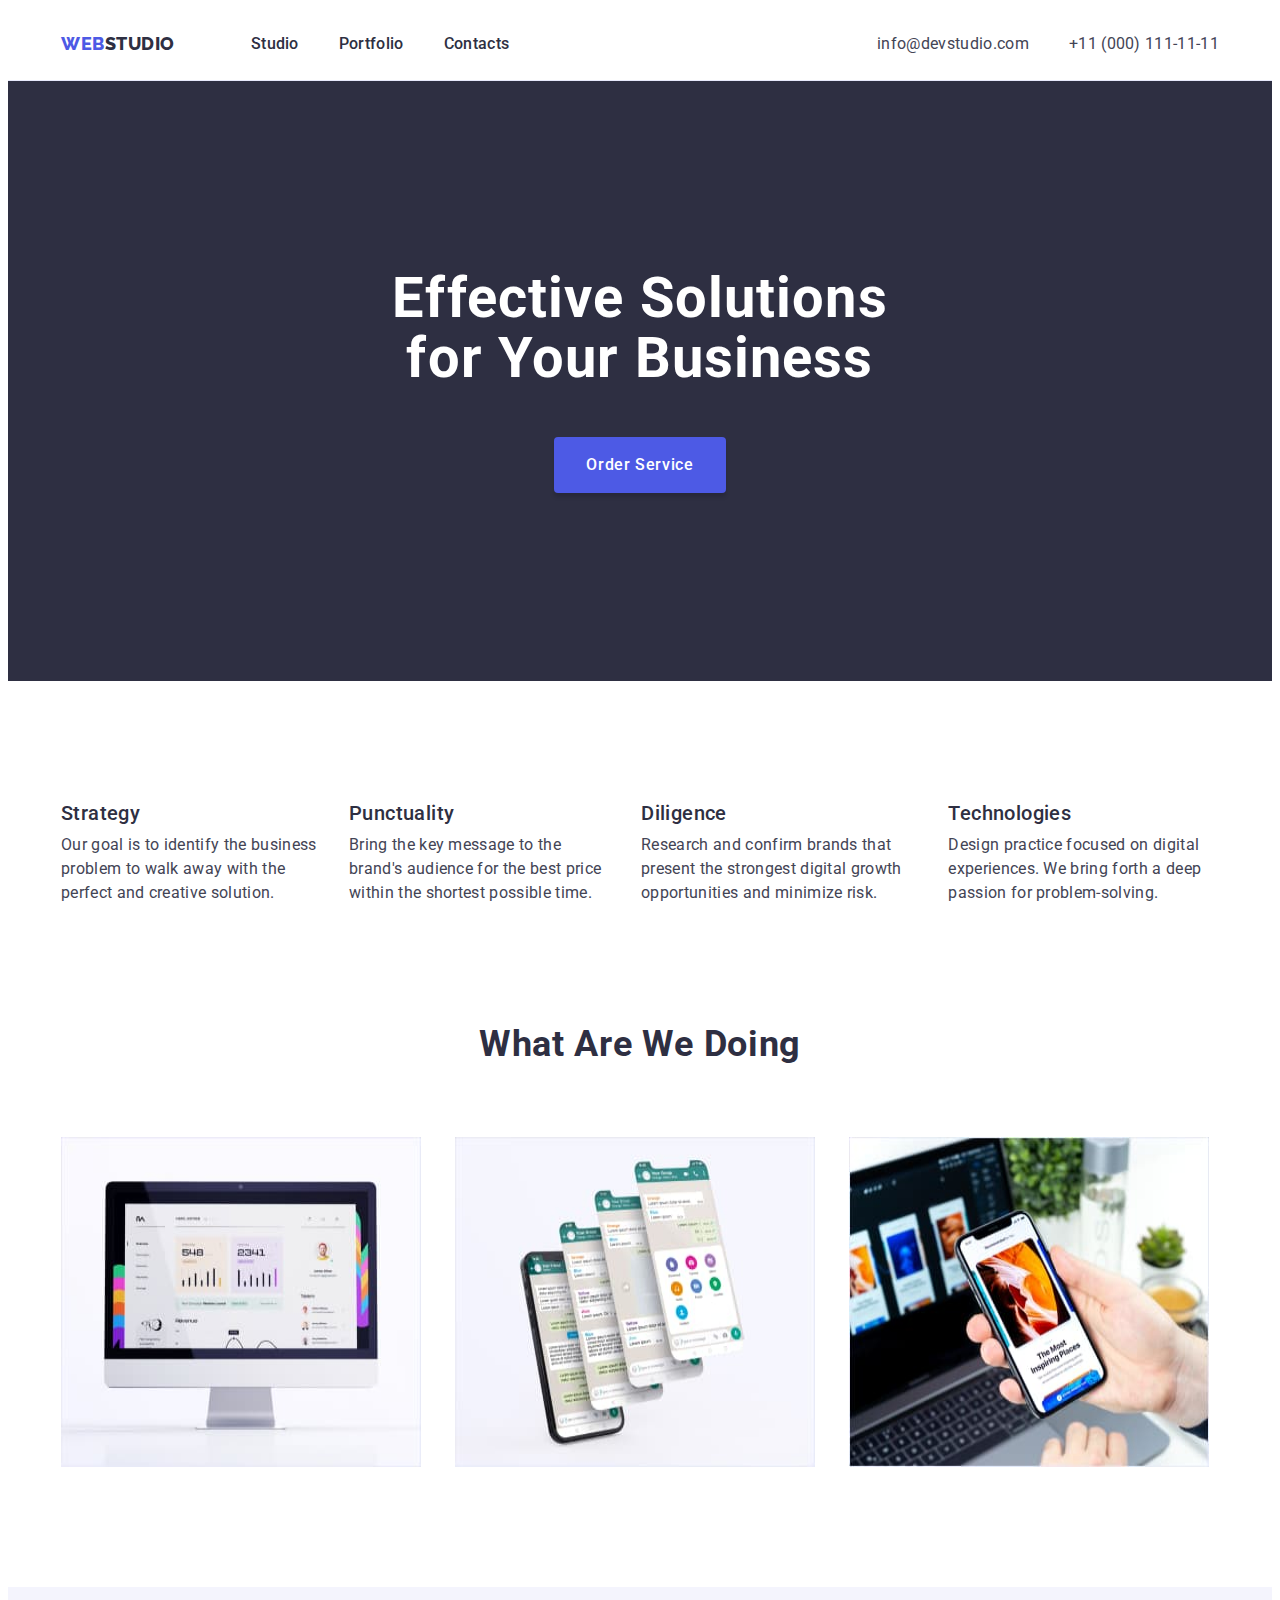
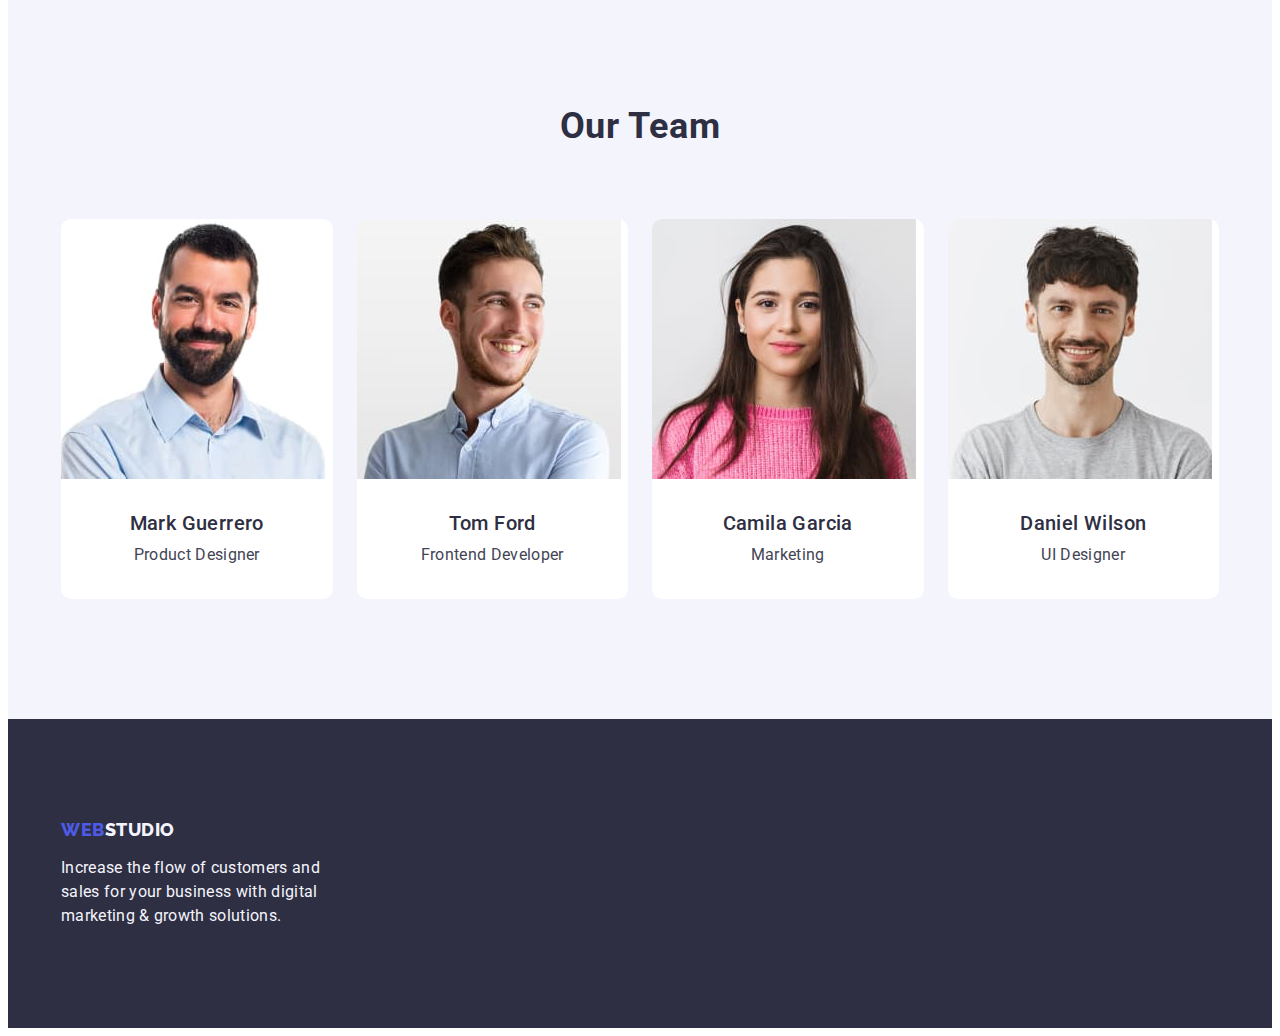
<file: index.html>
<!DOCTYPE html>
<html lang="en">
  <head>
    <meta charset="UTF-8" />
    <meta http-equiv="X-UA-Compatible" content="IE=edge" />
    <meta name="viewport" content="width=device-width, initial-scale=1.0" />
    <title>Document</title>
    <link rel="preconnect" href="https://fonts.googleapis.com" />
    <link rel="preconnect" href="https://fonts.gstatic.com" crossorigin />
    <link rel="preconnect" href="https://fonts.googleapis.com" />
    <link rel="preconnect" href="https://fonts.gstatic.com" crossorigin />
    <link
      href="https://fonts.googleapis.com/css2?family=Raleway:wght@800&family=Roboto:wght@400;500;700&display=swap"
      rel="stylesheet"
    />
    <link
      rel="stylesheet"
      href="https://cdnjs.cloudflare.com/ajax/libs/modern-normalize/1.1.0/modern-normalize.min.css"
      integrity="sha512-wpPYUAdjBVSE4KJnH1VR1HeZfpl1ub8YT/NKx4PuQ5NmX2tKuGu6U/JRp5y+Y8XG2tV+wKQpNHVUX03MfMFn9Q=="
      crossorigin="anonymous"
      referrerpolicy="no-referrer"
    />
    <link rel="stylesheet" href="./css/styles.css" />
  </head>
  <body>
    <!-- HEADER -->
    <header class="header">
      <div class="container">
        <nav class="navigation">
          <a class="logo link" href="./index.html">
            Web <span class="header-logo">Studio</span></a
          >
          <ul class="header-list list">
            <li class="header-list-item">
              <a class="header-list-link link" href="./index.html">Studio</a>
            </li>
            <li class="header-list-item">
              <a class="header-list-link link" href="./portfolio.html"
                >Portfolio</a
              >
            </li>
            <li class="header-list-item">
              <a class="header-list-link link" href="">Contacts</a>
            </li>
          </ul>
        </nav>
        <address class="header-address">
          <ul class="address-list list">
            <li class="address-item">
              <a class="address-link link" href="mailto:info@devstudio.com"
                >info@devstudio.com</a
              >
            </li>
            <li class="address-item">
              <a class="address-link link" href="tel:+110001111111"
                >+11 (000) 111-11-11</a
              >
            </li>
          </ul>
        </address>
      </div>
    </header>
    <!-- HERO -->
    <main>
      <section class="hero">
        <div class="container">
          <h1 class="main-title">Effective Solutions for Your Business</h1>
          <button type="button" class="button hero-btn">Order Service</button>
        </div>
      </section>
      <!-- PRINCIPLES OF WORKS -->
      <section class="principles section">
        <div class="container">
          <h2 hidden class="principles-main-title">Principles of work</h2>
          <ul class="principles-list list principles-wrapper">
            <li class="principles-item">
              <h3 class="principles-title">Strategy</h3>
              <p class="principles-description">
                Our goal is to identify the business problem to walk away with
                the perfect and creative solution.
              </p>
            </li>
            <li class="section-principles-item">
              <h3 class="principles-title">Punctuality</h3>
              <p class="principles-description">
                Bring the key message to the brand's audience for the best price
                within the shortest possible time.
              </p>
            </li>
            <li class="section-principles-item">
              <h3 class="principles-title">Diligence</h3>
              <p class="principles-description">
                Research and confirm brands that present the strongest digital
                growth opportunities and minimize risk.
              </p>
            </li>
            <li class="section-principles-item">
              <h3 class="principles-title">Technologies</h3>
              <p class="principles-description">
                Design practice focused on digital experiences. We bring forth a
                deep passion for problem-solving.
              </p>
            </li>
          </ul>
        </div>
      </section>
      <!-- WORK -->
      <section class="work section">
        <div class="container">
          <h2 class="work-title section-title">What are we doing</h2>
          <ul class="work-list list work-wrapper">
            <li class="work-list-item">
              <img
                src="./images/projects/computer.jpg"
                alt="computer"
                width="360"
                height="330"
              />
            </li>
            <li class="work-list-item">
              <img
                src="./images/projects/phone.jpg"
                alt="phone"
                width="360"
                height="330"
              />
            </li>
            <li class="work-list-item">
              <img
                src="./images/projects/laptop.jpg"
                alt="laptop"
                width="360"
                height="330"
              />
            </li>
          </ul>
        </div>
      </section>
      <!-- TEAM -->
      <section class="team section">
        <div class="container">
          <h2 class="team-main-title section-title">Our Team</h2>
          <ul class="team-list list team-wrapper">
            <li class="team-list-item">
              <div class="team-img">
                <img
                  src="./images/our-team/mark-guerrero.jpg"
                  alt="Photo employee"
                  width="264"
                />
              </div>
              <div class="img-content">
                <h3 class="team-title">Mark Guerrero</h3>
                <p class="team-position">Product Designer</p>
              </div>
            </li>

            <li class="team-list-item">
              <div class="team-img">
                <img
                  src="./images/our-team/tom-ford.jpg"
                  alt="Photo employee"
                  width="264"
                />
              </div>
              <div class="img-content">
                <h3 class="team-title">Tom Ford</h3>
                <p class="team-position">Frontend Developer</p>
              </div>
            </li>

            <li class="team-list-item">
              <div class="team-img">
                <img
                  src="./images/our-team/camila-garcia.jpg"
                  alt="Photo employee"
                  width="264"
                />
              </div>
              <div class="img-content">
                <h3 class="team-title">Camila Garcia</h3>
                <p class="team-position">Marketing</p>
              </div>
            </li>
            <li class="team-list-item">
              <div class="team-img">
                <img
                  src="./images/our-team/daniel-wilson.jpg"
                  alt="Photo employee"
                  width="264"
                />
              </div>
              <div class="img-content">
                <h3 class="team-title">Daniel Wilson</h3>
                <p class="team-position">UI Designer</p>
              </div>
            </li>
          </ul>
        </div>
      </section>
    </main>
    <!-- FOOTER -->
    <footer class="footer">
      <div class="container">
        <a class="logo link" href="./index.html">
          Web <span class="footer-logo">Studio</span></a
        >
        <p class="footer-description">
          Increase the flow of customers and sales for your business with
          digital marketing & growth solutions.
        </p>
      </div>
    </footer>
  </body>
</html>
</file>
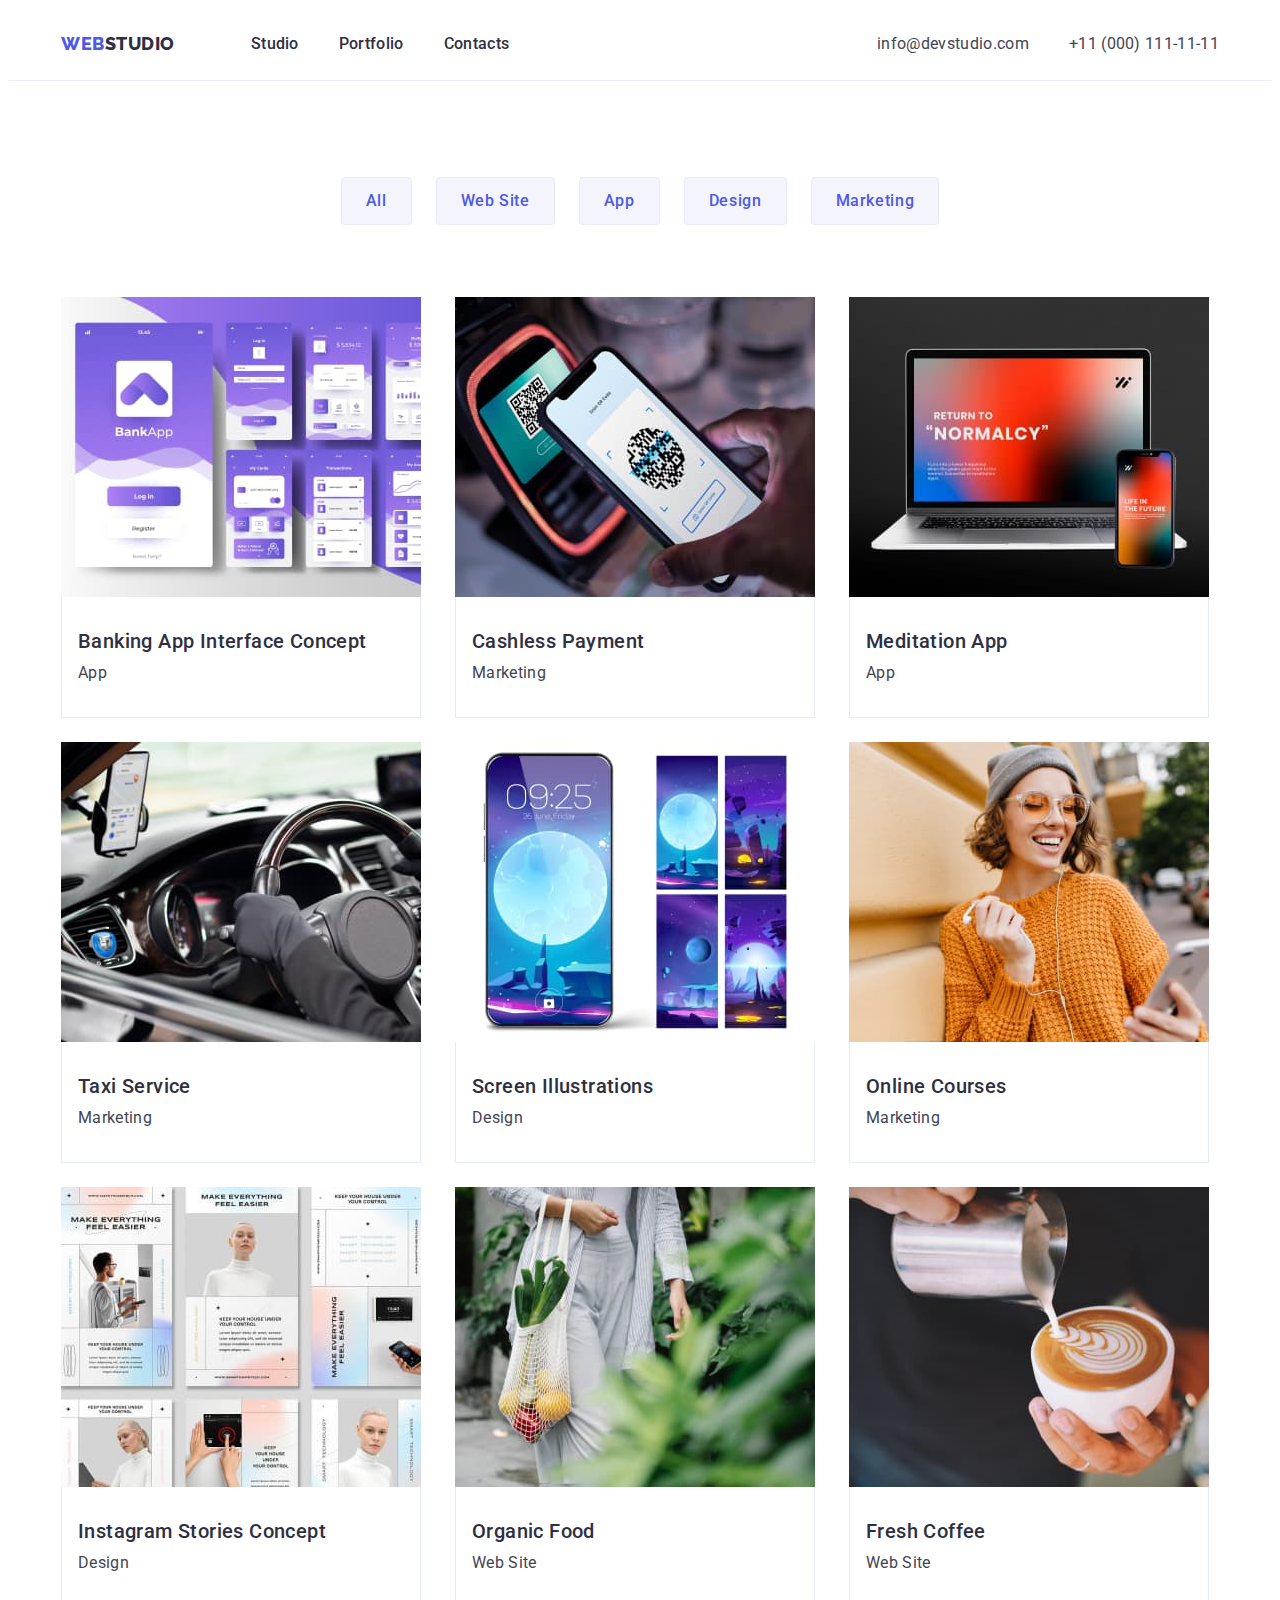
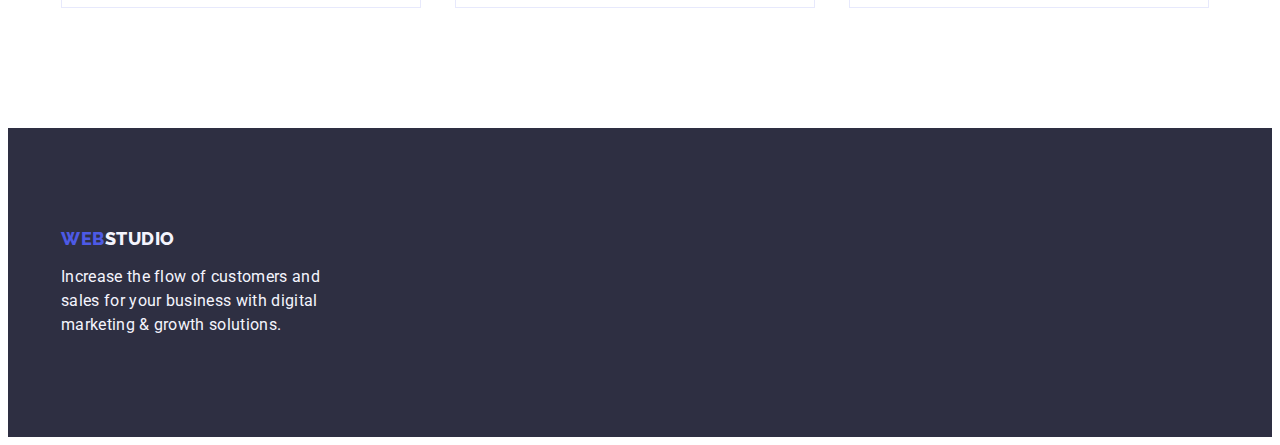
<file: portfolio.html>
<!DOCTYPE html>
<html lang="en">
  <head>
    <meta charset="UTF-8" />
    <meta http-equiv="X-UA-Compatible" content="IE=edge" />
    <meta name="viewport" content="width=device-width, initial-scale=1.0" />
    <title>Document</title>
    <link rel="preconnect" href="https://fonts.googleapis.com" />
    <link rel="preconnect" href="https://fonts.gstatic.com" crossorigin />
    <link rel="preconnect" href="https://fonts.googleapis.com" />
    <link rel="preconnect" href="https://fonts.gstatic.com" crossorigin />
    <link
      href="https://fonts.googleapis.com/css2?family=Raleway:wght@800&family=Roboto:wght@400;500;700&display=swap"
      rel="stylesheet"
    />
    <link
      rel="stylesheet"
      href="https://cdnjs.cloudflare.com/ajax/libs/modern-normalize/1.1.0/modern-normalize.min.css"
      integrity="sha512-wpPYUAdjBVSE4KJnH1VR1HeZfpl1ub8YT/NKx4PuQ5NmX2tKuGu6U/JRp5y+Y8XG2tV+wKQpNHVUX03MfMFn9Q=="
      crossorigin="anonymous"
      referrerpolicy="no-referrer"
    />
    <link rel="stylesheet" href="./css/styles.css" />
  </head>
  <body>
    <!-- HEADER -->
    <header class="header">
      <div class="container">
        <nav class="navigation">
          <a class="logo link" href="./index.html">
            Web <span class="header-logo">Studio</span></a
          >
          <ul class="header-list list">
            <li class="header-list-item">
              <a class="header-list-link link" href="./index.html">Studio</a>
            </li>
            <li class="header-list-item">
              <a class="header-list-link link" href="./portfolio.html"
                >Portfolio</a
              >
            </li>
            <li class="header-list-item">
              <a class="header-list-link link" href="">Contacts</a>
            </li>
          </ul>
        </nav>
        <address class="header-address">
          <ul class="address-list list">
            <li class="address-item">
              <a class="address-link link" href="mailto:info@devstudio.com"
                >info@devstudio.com</a
              >
            </li>
            <li class="address-item">
              <a class="address-link link" href="tel:+110001111111"
                >+11 (000) 111-11-11</a
              >
            </li>
          </ul>
        </address>
      </div>
    </header>
    <main>
      <section class="portfolio-hero">
        <div class="container">
          <h1 hidden class="main-portfolio-title">Our work</h1>
          <ul class="portfolio-hero-list list portfolio-hero-wrapper">
            <li class="list-item-btn">
              <button type="button" class="hero-portfolio-btn">All</button>
            </li>

            <li class="list-item-btn">
              <button type="button" class="hero-portfolio-btn">Web Site</button>
            </li>

            <li class="list-item-btn">
              <button type="button" class="hero-portfolio-btn">App</button>
            </li>

            <li class="list-item-btn">
              <button type="button" class="hero-portfolio-btn">Design</button>
            </li>

            <li class="list-item-btn">
              <button type="button" class="hero-portfolio-btn">
                Marketing
              </button>
            </li>
          </ul>

          <ul class="portfolio-list list portfolio-list-wrapper">
            <li class="portfolio-list-item">
              <a class="portfolio-list-link link" href="">
                <div class="portfolio-img">
                  <img
                    src="./images/portfolio/banking-app-interface-concept.jpg"
                    alt="Banking App Interface Concept"
                    width="360"
                    height="300"
                  />
                </div>
                <div class="img-description">
                  <h2 class="portfolio-title">Banking App Interface Concept</h2>
                  <p class="portfolio-description">App</p>
                </div>
              </a>
            </li>

            <li class="portfolio-list-item">
              <a class="portfolio-list-link link" href="">
                <div class="portfolio-img">
                  <img
                    src="./images/portfolio/cashless-payment.jpg"
                    alt="Cashless Payment"
                    width="360"
                    height="300"
                  />
                </div>
                <div class="img-description">
                  <h2 class="portfolio-title">Cashless Payment</h2>
                  <p class="portfolio-description">Marketing</p>
                </div></a
              >
            </li>

            <li class="portfolio-list-item">
              <a class="portfolio-list-link link" href="">
                <div class="portfolio-img">
                  <img
                    src="./images/portfolio/meditaion-app.jpg"
                    alt="Meditation App"
                    width="360"
                    height="300"
                  />
                </div>
                <div class="img-description">
                  <h2 class="portfolio-title">Meditation App</h2>
                  <p class="portfolio-description">App</p>
                </div></a
              >
            </li>

            <li class="portfolio-list-item">
              <a class="portfolio-list-link link" href="">
                <div class="portfolio-img">
                  <img
                    src="./images/portfolio/taxi-service.jpg"
                    alt="Taxi Service"
                    width="360"
                    height="300"
                  />
                </div>
                <div class="img-description">
                  <h2 class="portfolio-title">Taxi Service</h2>
                  <p class="portfolio-description">Marketing</p>
                </div></a
              >
            </li>

            <li class="portfolio-list-item">
              <a class="portfolio-list-link link" href="">
                <div class="portfolio-img">
                  <img
                    src="./images/portfolio/screen-illustrations.jpg"
                    alt="Screen Illustrations"
                    width="360"
                    height="300"
                  />
                </div>
                <div class="img-description">
                  <h2 class="portfolio-title">Screen Illustrations</h2>
                  <p class="portfolio-description">Design</p>
                </div></a
              >
            </li>

            <li class="portfolio-list-item">
              <a class="portfolio-list-link link" href="">
                <div class="portfolio-img">
                  <img
                    src="./images/portfolio/online-courses.jpg"
                    alt="Online Courses"
                    width="360"
                    height="300"
                  />
                </div>
                <div class="img-description">
                  <h2 class="portfolio-title">Online Courses</h2>
                  <p class="portfolio-description">Marketing</p>
                </div></a
              >
            </li>

            <li class="portfolio-list-item">
              <a class="portfolio-list-link link" href="">
                <div class="portfolio-img">
                  <img
                    src="./images/portfolio/instagram-stories-concept.jpg"
                    alt="Instagram Stories Concept"
                    width="360"
                    height="300"
                  />
                </div>
                <div class="img-description">
                  <h2 class="portfolio-title">Instagram Stories Concept</h2>
                  <p class="portfolio-description">Design</p>
                </div></a
              >
            </li>

            <li class="portfolio-list-item">
              <a class="portfolio-list-link link" href="">
                <div class="portfolio-img">
                  <img
                    src="./images/portfolio/organic-food.jpg"
                    alt="Organic Food"
                    width="360"
                    height="300"
                  />
                </div>
                <div class="img-description">
                  <h2 class="portfolio-title">Organic Food</h2>
                  <p class="portfolio-description">Web Site</p>
                </div></a
              >
            </li>

            <li class="portfolio-list-item">
              <a class="portfolio-list-link link" href="">
                <div class="portfolio-img">
                  <img
                    src="./images/portfolio/fresh-coffee.jpg"
                    alt="Cup of coffee"
                    width="360"
                    height="300"
                  />
                </div>
                <div class="img-description">
                  <h2 class="portfolio-title">Fresh Coffee</h2>
                  <p class="portfolio-description">Web Site</p>
                </div></a
              >
            </li>
          </ul>
        </div>
      </section>
    </main>
    <!-- FOOTER -->
    <footer class="footer">
      <div class="container">
        <a class="logo link" href="./index.html">
          Web <span class="footer-logo">Studio</span></a
        >
        <p class="footer-description">
          Increase the flow of customers and sales for your business with
          digital marketing & growth solutions.
        </p>
      </div>
    </footer>
  </body>
</html>
</file>
<file: css/styles.css>
:root {
  --title-text: #2e2f42;
  --subtitle: #434455;
  --primary-brand-pgup: #2e2f42;
  --primary-brand-pgdn: #f4f4fd;
  --background-body: #ffffff;
  --background-hero: #2e2f42;
  --team-img-gap: 24px;
  --portfolio-img-gap: 24px;
  --portfolio-card-border: #e7e9fc;
  --footer-text-color: #f4f4fd;
  --background-footer: #2e2f42;
  --portfolio-btn-text: #4d5ae5;
  --portfolio-background-btn: #f4f4fd;
  --portfolio-btn-text-hover: #ffffff;
  --portfolio-btn-background-hover: #404bbf;
}
.list {
  list-style: none;
}
.link {
  text-decoration: none;
}
body {
  font-family: "Roboto", sans-serif;
  color: var(--subtitle);
  background-color: var(--background-body);
}
.container {
  width: 1158px;
  padding: 0 15px;
  margin: 0 auto;
}
h1,
h2,
h3,
h4,
p {
  margin: 0;
}
ul,
ol {
  margin: 0;
  padding-left: 0;
}
img {
  display: block;
  max-width: 100%;
}

button {
  cursor: pointer;
}
/*===========================COMPONENTS================== */
.logo {
  font-family: "Raleway", sans-serif;
  font-weight: 800;
  font-size: 18px;
  line-height: 1.17;
  display: flex;
  align-items: center;
  letter-spacing: 0.03em;
  text-transform: uppercase;
  color: #4d5ae5;
}
.footer-logo {
  color: var(--primary-brand-pgdn);
}
.header-logo {
  color: var(--primary-brand-pgup);
  margin-right: 76px;
}
.button {
  font-family: inherit;
  font-weight: 500;
  font-size: 16px;
  line-height: 1.5;
  letter-spacing: 0.04em;
  color: #ffffff;
  border: none;
  background: #4d5ae5;
  display: block;
  box-shadow: 0px 4px 4px rgba(0, 0, 0, 0.15);
  border-radius: 4px;
  padding: 16px 32px;
  margin: 0 auto;
}
.button:is(:hover, :focus) {
  background: #404bbf;
}
.section {
  padding-top: 120px;
  padding-bottom: 120px;
}
.section-title {
  font-size: 36px;
  line-height: 1.11;
  text-align: center;
  letter-spacing: 0.02em;
  text-transform: capitalize;
  margin-bottom: 72px;
}
/*======================= HEADER ======================*/
.header {
  padding-top: 24px;
  padding-bottom: 24px;
  border-bottom: 1px solid #e7e9fc;
}
.header .container {
  display: flex;
  align-items: center;
}
.navigation {
  display: flex;
}
.header-list {
  display: flex;
  gap: 40px;
}
.header-list-link {
  font-weight: 500;
  font-size: 16px;
  line-height: 1.5;
  letter-spacing: 0.02em;
  color: var(--title-text);
}
.header-list-link:is(:hover, :focus) {
  color: #404bbf;
}
.header-address {
  font-style: normal;
  display: flex;
  margin-left: auto;
}
.address-list {
  display: flex;
  gap: 40px;
}
.address-link {
  font-size: 16px;
  line-height: 1.5;
  letter-spacing: 0.02em;
  color: #434455;
}
.address-link:is(:hover, :focus) {
  color: #404bbf;
}
/*=============================== HERO ====================*/
.hero {
  background-color: var(--background-hero);
  padding-top: 188px;
  padding-bottom: 188px;
}
.hero-btn {
  border: none;
}
.main-title {
  font-size: 56px;
  line-height: 1.07;
  text-align: center;
  color: #ffffff;
  letter-spacing: 0.02em;
  max-width: 496px;
  margin-left: auto;
  margin-right: auto;
  margin-bottom: 48px;
}
/* =====================PRINCIPLES OF WORKS ===================== */
.principles-wrapper {
  display: flex;
  gap: 24px;
  justify-content: space-between;
}
.principles-item {
  min-width: 264px;
}
.principles-title {
  min-width: 264px;
  font-weight: 500;
  font-size: 20px;
  line-height: 1.2;
  letter-spacing: 0.02em;
  color: var(--title-text);
  margin-bottom: 8px;
}
.principles-description {
  font-size: 16px;
  line-height: 1.5;
  letter-spacing: 0.02em;
  color: var(--subtitle);
}
/*========================= WORK================= */
.work {
  padding-top: 0;
}
.work-title {
  color: var(--title-text);
}
.work-wrapper {
  display: flex;
  flex-wrap: wrap;
  margin-top: -24px;
  margin-left: -24px;
}
.work-list-item {
  flex-basis: calc(100% / 3 - 24px);
  margin-top: 24px;
  margin-left: 24px;
}
/* ==========================TEAM============================ */
.team {
  background-color: #f4f4fd;
}
.team-wrapper {
  display: flex;
  flex-wrap: wrap;
  margin-top: calc(-1 * var(--team-img-gap));
  margin-left: calc(-1 * var(--team-img-gap));
}
.team-list-item {
  background-color: #ffffff;
  flex-basis: calc(100% / 4 - var(--team-img-gap));
  margin-top: var(--team-img-gap);
  margin-left: var(--team-img-gap);
  border-radius: 10px;
  overflow: hidden;
}
.team-main-title {
  color: var(--title-text);
}
.team-title {
  font-weight: 500;
  font-size: 20px;
  line-height: 1.2;
  text-align: center;
  letter-spacing: 0.02em;
  color: var(--title-text);
}
.team-position {
  font-size: 16px;
  line-height: 1.5;
  text-align: center;
  letter-spacing: 0.02em;
  color: var(--subtitle);
  margin-top: 8px;
}
.img-content {
  padding: 32px 16px;
}
/* ======================FOOTER=========================== */
.footer {
  background-color: var(--background-footer);
  padding-top: 100px;
  padding-bottom: 100px;
}

.footer-description {
  font-size: 16px;
  line-height: 1.5;
  letter-spacing: 0.02em;
  color: var(--footer-text-color);
  max-width: 264px;
  margin-top: 16px;
}
/*=========================== PORTFOLIO================================= */
.portfolio-hero {
  padding-top: 96px;
  padding-bottom: 120px;
}
.portfolio-hero-wrapper {
  display: flex;
  justify-content: center;
  margin-bottom: 72px;
  gap: 24px;
}
.list-itm-btn {
  display: flex;
}
.hero-portfolio-btn {
  font-family: inherit;
  min-width: 69px;
  height: 48px;
  font-weight: 500;
  font-size: 16px;
  line-height: 1.5;
  display: flex;
  flex-direction: row;
  justify-content: center;
  align-items: center;
  padding: 12px 24px;
  letter-spacing: 0.04em;
  color: var(--portfolio-btn-text);
  background-color: var(--portfolio-background-btn);
  border: 1px solid #e7e9fc;
  border-radius: 4px;
}
.hero-portfolio-btn:is(:hover, :focus) {
  color: var(--portfolio-btn-text-hover);
  background-color: var(--portfolio-btn-background-hover);
}
.portfolio-list-wrapper {
  display: flex;
  flex-wrap: wrap;
  margin-top: calc(-1 * var(--portfolio-img-gap));
  margin-left: calc(-1 * var(--portfolio-img-gap));
}
.portfolio-list-item {
  display: flex;
  flex-basis: calc(100% / 3 - var(--portfolio-img-gap));
  margin-top: var(--portfolio-img-gap);
  margin-left: var(--portfolio-img-gap);
}
.portfolio-title {
  font-weight: 500;
  font-size: 20px;
  line-height: 1.2;
  letter-spacing: 0.02em;
  color: var(--title-text);
}
.portfolio-description {
  font-size: 16px;
  line-height: 1.5;
  letter-spacing: 0.02em;
  color: var(--subtitle);

  margin-top: 8px;
}
.img-description {
  padding-top: 32px;
  padding-bottom: 32px;
  padding-left: 16px;
  border: 1px solid var(--portfolio-card-border);
  border-top: none;
}
</file>
